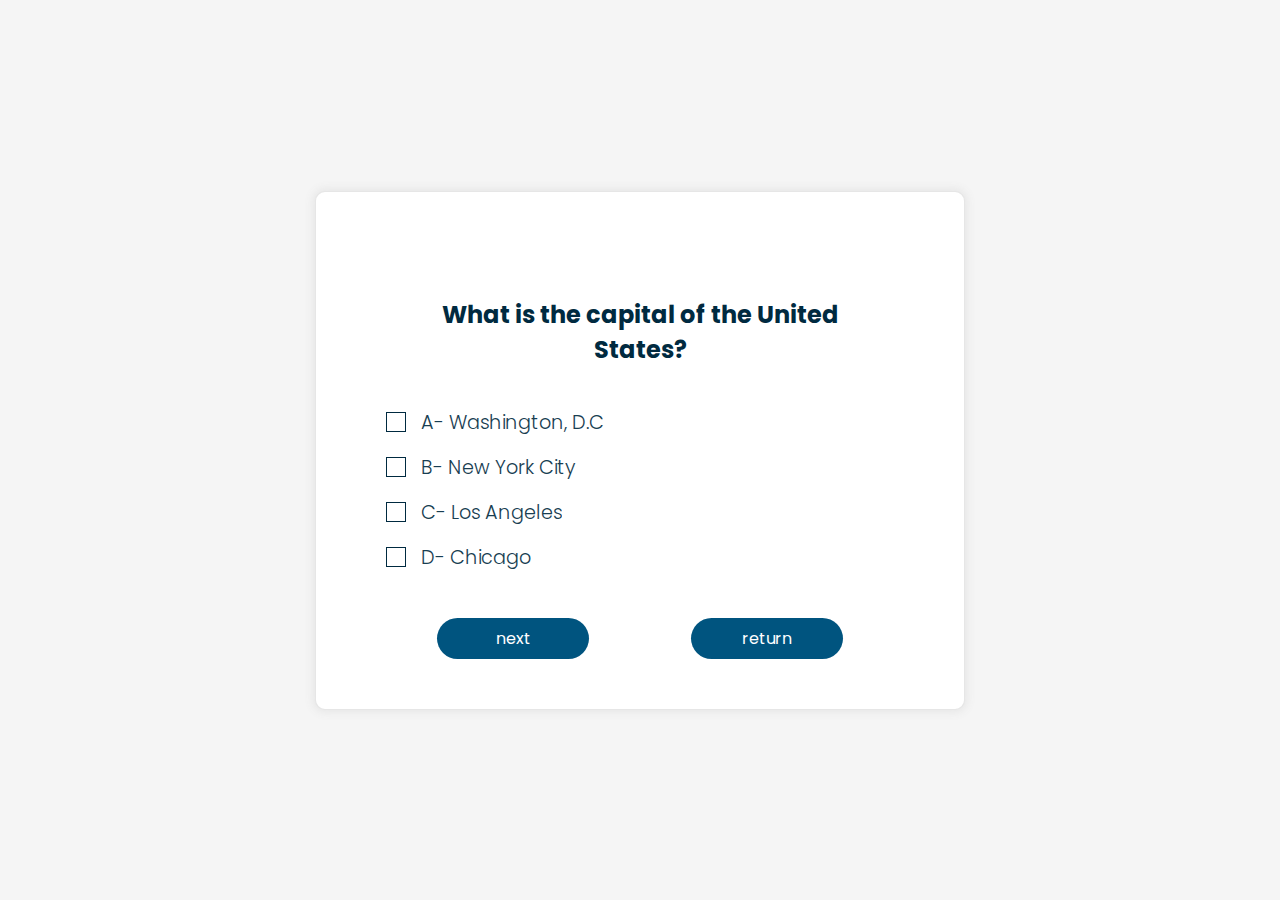
<file: projet_html-javascript_groupe_5/quizz/index.html>
<!DOCTYPE html>
<html lang="en">
<head>
    <meta charset="UTF-8">
    <meta name="viewport" content="width=device-width, initial-scale=1.0">
    <title>Quizz</title>
    
    <link rel="stylesheet" href="style.css">
    <link rel="stylesheet" href="mobile.style.css">
</head>
<body class="quizz_boddy">
    <div class="container" id="conta">
            <section class="quiz_section">
                <div class="box_quiz">
                    <h2 class="qcm" id="qcm">Question</h2>
                    <ul>

                        <li>
                            <input type="checkbox" id="a" class="answer">
                            <div class="styled-checkBox"></div>
                            <label for="a" id="a_answer">A- <span class="answer">answer</span></label>
                        </li>

                        <li>
                            <input type="checkbox" id="b" class="answer">
                            <div class="styled-checkBox"></div>
                            <label for="b" id="b_answer">B- <span class="answer">answer</span></label>
                            
                        </li>

                        <li>
                            <input type="checkbox" id="c" class="answer">
                            <div class="styled-checkBox"></div>
                            <label for="c" id="c_answer">C- <span class="answer">answer</span></label>
                        </li>

                        <li>
                            <input type="checkbox" id="d" class="answer">
                            <div class="styled-checkBox"></div>
                            <label for="d" id="d_answer">D- <span class="answer">answer</span></label>
                        </li>
                    </ul>
                </div>
            </section>
            <div class="btn_quiz">
                <button id="btn_next" class="btn_next">next</button>
                <button id="btn_exit" class="btn_exit">return</button>
               
            </div>
        </div>


    </div>
  
    <script src="script.js"></script>
</body>
</html>
</file>
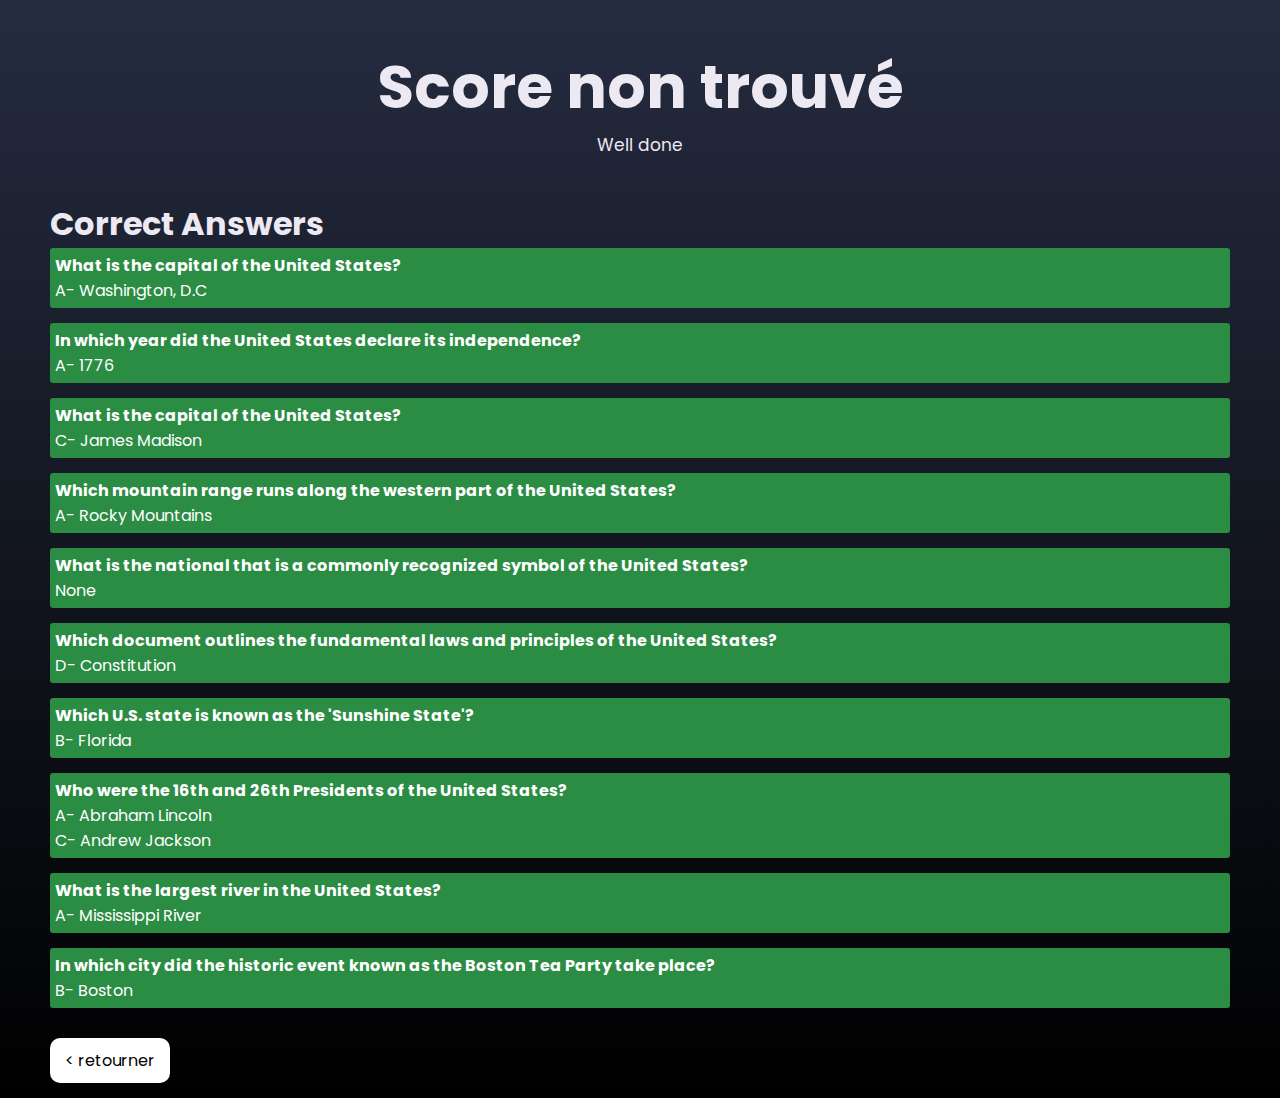
<file: projet_html-javascript_groupe_5/quizz/result/index.html>
<!DOCTYPE html>
<html lang="en">
<head>
    <meta charset="UTF-8">
    <meta name="viewport" content="width=device-width, initial-scale=1.0">
    <title>Document</title>
    <link rel="stylesheet" href="style.css">
</head>
<body>
    <div class="score_show">
        <h1 id="score"></h1>
        <p class="desc">Well done</p>
    </div>

    <div class="correctAnswers">
        <h1>Correct Answers</h1>
        <div class="text">
            <div class="correct">What is the capital of the United States? 
                <p>A- Washington, D.C</p>
            </div>

            <div class="correct">In which year did the United States declare its independence?
                <p>A- 1776</p>
            </div>

            <div class="correct">What is the capital of the United States? 
                <p>C- James Madison</p>
            </div>

            <div class="correct">Which mountain range runs along the western part of the United States?
                <p>A- Rocky Mountains</p>
            </div>

            <div class="correct">What is the national that is a commonly recognized symbol of the United States?
                <p>None</p>
            </div>

            <div class="correct">Which document outlines the fundamental laws and principles of the United States?
                <p>D- Constitution</p>
            </div>

            <div class="correct">Which U.S. state is known as the 'Sunshine State'?
                <p>B- Florida</p>
            </div>

            <div class="correct">Who were the 16th and 26th Presidents of the United States?
                <p>A- Abraham Lincoln</p>
                <p>C- Andrew Jackson</p>
            </div>

            <div class="correct">What is the largest river in the United States?
                <p>A- Mississippi River</p>
            </div>

            <div class="correct">In which city did the historic event known as the Boston Tea Party take place?
                <p>B- Boston</p>
            </div>
        </div>
    </div>

    <div class="buttonWrapper">
        <a href="../../home/index.html" id="return">< retourner</a>
    </div>
    <script>
        const score = parseInt(sessionStorage.getItem("score"));
        const scoreEl = document.querySelector("#score");
        const descEl = document.querySelector(".desc");
        var desc = "";

        if(score){
            scoreEl.innerText = ("Score: " + score);
            descEl.innerText = "";

            if(score > 16){
                desc = "Excellent"
            }else if (score > 14){
                desc = "Bien joué"
            }else if (score > 10){
                desc = "Assez bien"
            }else{
                desc = "echouée"
            }

            descEl.innerText = desc;
        }else{
            scoreEl.innerText = "Score non trouvé";
        }
    </script>
</body>
</html>
</file>
<file: projet_html-javascript_groupe_5/quizz/style.css>
@import url('https://fonts.googleapis.com/css2?family=Montserrat&family=Poppins:wght@200;300;400;500&display=swap');

* {
    box-sizing: border-box;
    padding: 0;
    margin: 0;
}

:root{
    --first-color: #00547F;
    --second-color: #002A40;
}

body{
    -webkit-user-select: none;
    -ms-user-select: none; 
    user-select: none;
    font-family: 'Poppins', sans-serif;
    display: flex;
    align-items: center;
    justify-content: center;
    height: 100vh;
    overflow: hidden;
    background-color: whitesmoke;
}

.container{
    border: 1px solid rgba(128, 128, 128, 0.2);
    background-color: #fff;
    border-radius: 10px;
    box-shadow: 0 0 10px 2px rgba(100, 100, 100, 0.1);
    width: 650px;
    overflow: hidden;
    padding: 50px 20px;
}

.quiz_section{
    padding: 30px 50px;
}

h2{
    height: 120px;
    display: flex;
    align-items: center;
    color: var(--second-color);
    padding: 1rem;
    text-align: center;
    margin: 0;
}

ul{
    list-style-type: none;
    padding: 0;
}

ul li{
    color: var(--second-color);
    font-weight: 500;
    font-size: 1.2rem;
    margin: 1rem 0 ;
    position: relative;
    display: flex;
    gap: 15px;
    align-items: center;
}

ul li .styled-checkBox{
    width: 20px;
    height: 20px;
    border: 1px solid var(--second-color);
    position: absolute;
}

ul li input{
    z-index: 99;
    width: 20px;
    height: 20px;
    opacity: 0;
    cursor: pointer;
}

ul li label{
    font-weight: 300;
    opacity: .9;
    cursor: pointer;
}

ul li input:checked ~ .styled-checkBox{
    background-color: var(--first-color);
    border: 1px solid var(--first-color);
}

ul li input:checked ~ label{
    font-weight: 400;  
    opacity: 1;
}

.btn_exit, .btn_next{
    background-color: var(--first-color);
    color: #fff;
    border: none;
    display: block;
    width: 25%;
    cursor: pointer;
    font-size: 1rem;
    font-family: inherit;
    padding: 0.5rem;
    border-radius: 40px;
}

.btn_quiz{
    display: flex;
    justify-content: space-evenly;
    align-items: center;
}

button:hover{
    background-color: var(--second-color);
}
</file>
<file: projet_html-javascript_groupe_5/quizz/mobile.style.css>
@media screen and (max-width: 700) {
    body {
        background-color: blue;
    }
}
</file>
<file: projet_html-javascript_groupe_5/quizz/result/style.css>
@import url('https://fonts.googleapis.com/css2?family=Poppins:wght@300;400;500;600;700;800;900&display=swap');

*{
    font-family: 'Poppins',sans-serif;
    margin: 0;
    padding: 0;
    box-sizing: border-box;
}

:root{
    --first-color: rgba(112, 137, 210, 0.412);
    --second-color: #002280;
    --third-color: #252C40;
    --chill-color: #6073A6;
    --dark-color: #000000;
    --light-color: #EDE9F2;
}

body{
    background: linear-gradient(var(--third-color), var(--dark-color));
    color: var(--light-color);
    min-height: 100vh;
}

.correctAnswers{
    padding: 0 50px;
}

.score_show{
    height: 200px;
    display: flex;
    justify-content: center;
    align-items: center;
    font-size: 30px;
    flex-direction: column;
}

.score_show .desc{
    font-size: 17px;
}

.buttonWrapper{
    padding: 15px 50px;
}

#return{
    text-decoration: none;
    background-color: #fff;
    color: black;
    padding: 10px 15px;
    border-radius: 10px;
    display: inline-block;
}

#return:hover{
    transition: .4s all;
    background-color: rgb(37, 37, 37);
    color: #fff;
}

.correct {
    background-color: #2B8C44;
    color: #fff;
    padding: 5px;
    border-radius: 3px;
    margin-bottom: 15px;
    font-weight: bold;
}

.correct p{
    font-weight: normal;
}
</file>
